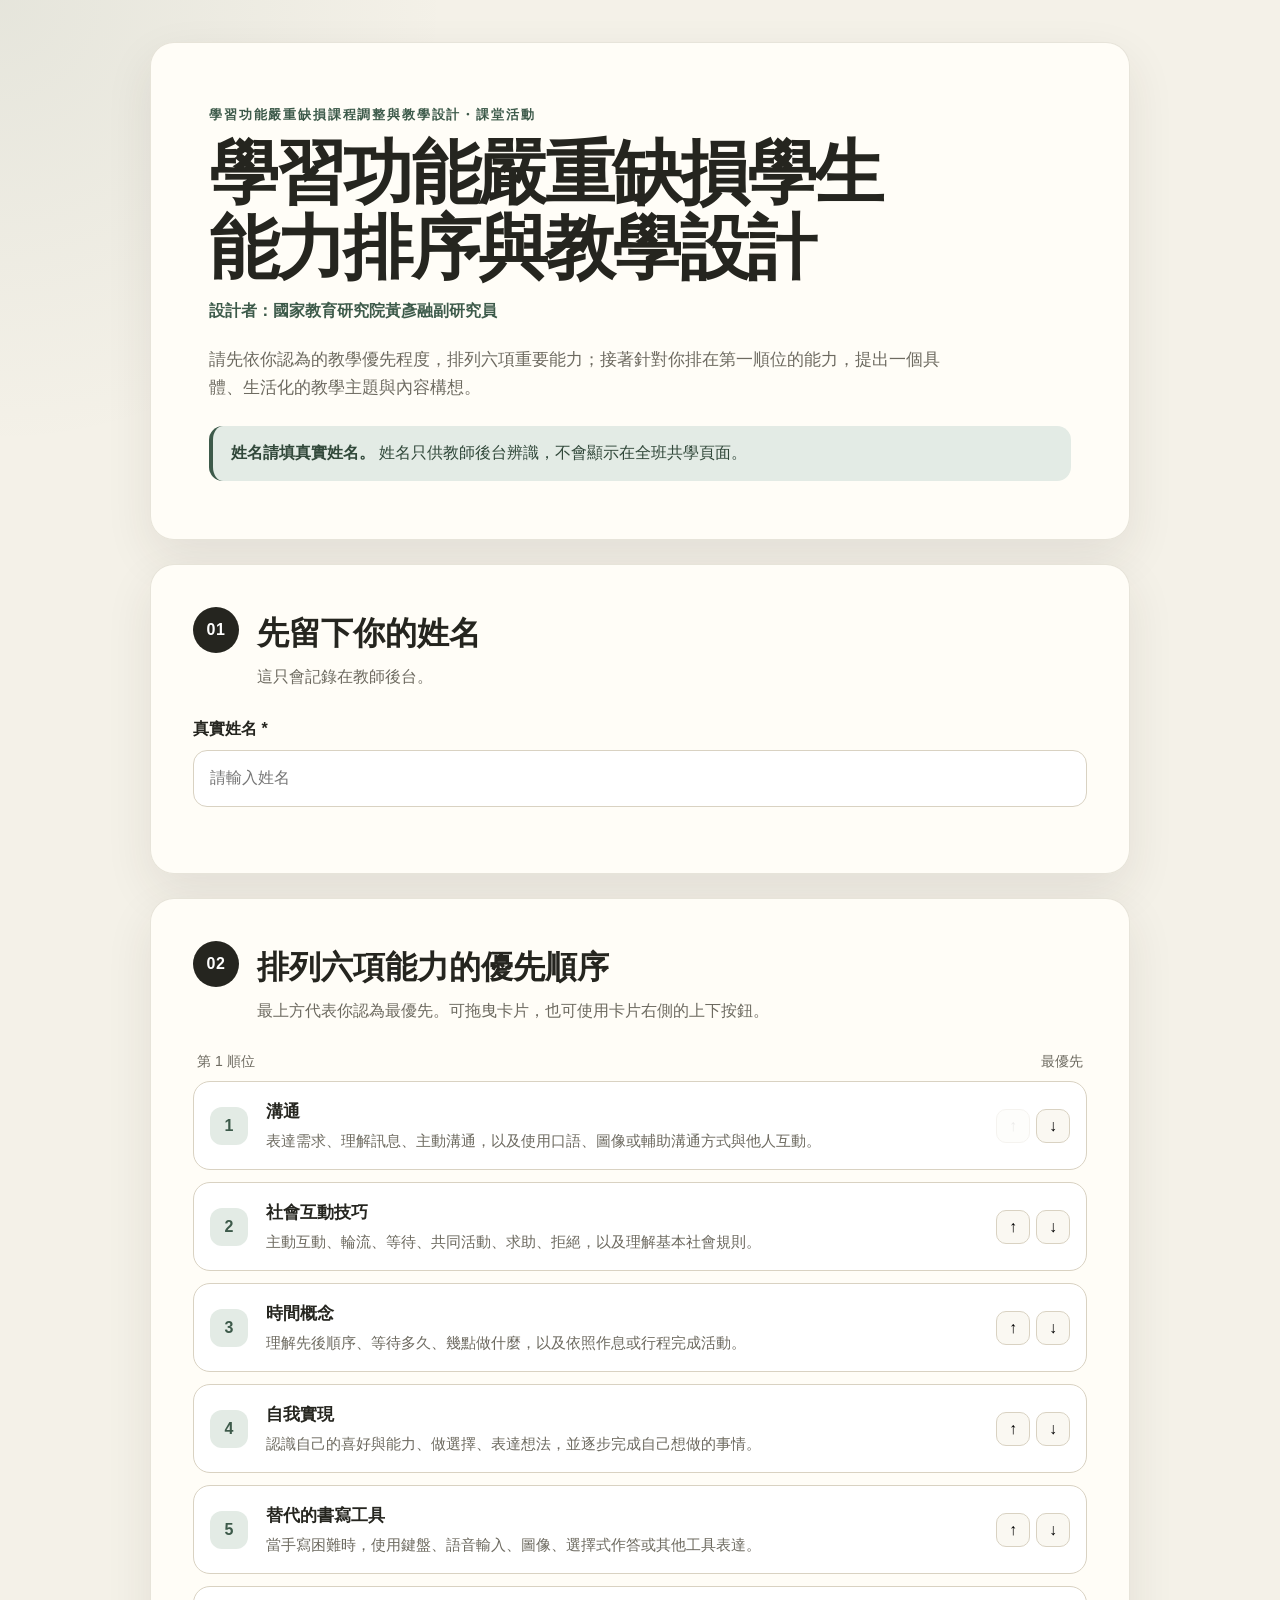
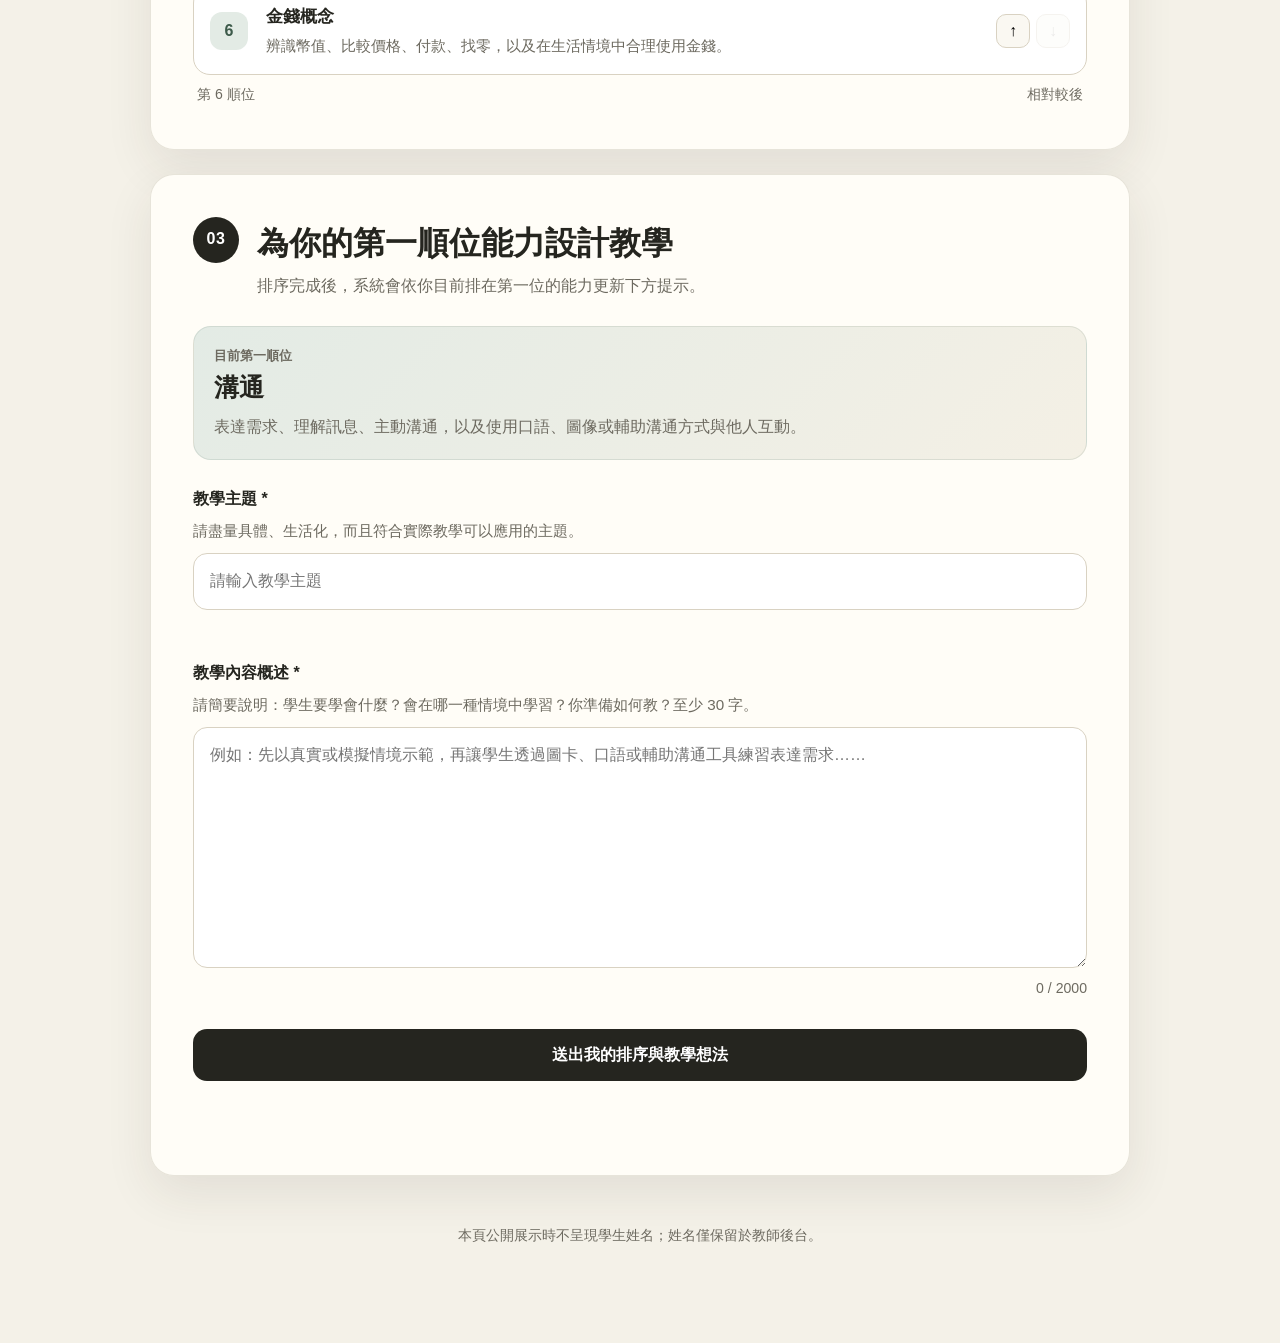
<file: index.html>
<!doctype html>
<html lang="zh-Hant">
<head>
  <meta charset="utf-8" />
  <meta name="viewport" content="width=device-width, initial-scale=1" />
  <meta name="theme-color" content="#f4f1e8" />
  <title>functional-skills-design｜學習功能嚴重缺損學生能力排序與教學設計</title>
  <link rel="stylesheet" href="styles.css?v=20261004-2" />
</head>
<body>
  <main class="page-shell">
    <section class="hero card">
      <div class="eyebrow">學習功能嚴重缺損課程調整與教學設計・課堂活動</div>
      <h1>學習功能嚴重缺損學生<br />能力排序與教學設計</h1>
      <p class="designer-credit">設計者：國家教育研究院黃彥融副研究員</p>
      <p class="lead">
        請先依你認為的教學優先程度，排列六項重要能力；接著針對你排在第一順位的能力，提出一個具體、生活化的教學主題與內容構想。
      </p>
      <div class="privacy-note" role="note">
        <strong>姓名請填真實姓名。</strong> 姓名只供教師後台辨識，不會顯示在全班共學頁面。
      </div>
    </section>

    <form id="learningForm" novalidate>
      <section class="card section-block">
        <div class="section-heading">
          <span class="step">01</span>
          <div>
            <h2>先留下你的姓名</h2>
            <p>這只會記錄在教師後台。</p>
          </div>
        </div>

        <label class="field-label" for="studentName">真實姓名 <span aria-hidden="true">*</span></label>
        <input id="studentName" name="studentName" type="text" maxlength="50" autocomplete="name" placeholder="請輸入姓名" required />
        <p class="field-error" id="nameError" aria-live="polite"></p>
      </section>

      <section class="card section-block">
        <div class="section-heading">
          <span class="step">02</span>
          <div>
            <h2>排列六項能力的優先順序</h2>
            <p>最上方代表你認為最優先。可拖曳卡片，也可使用卡片右側的上下按鈕。</p>
          </div>
        </div>

        <div class="ranking-help">
          <span>第 1 順位</span>
          <span>最優先</span>
        </div>

        <ol id="rankingList" class="ranking-list" aria-label="六項能力排序"></ol>

        <div class="ranking-help bottom-help">
          <span>第 6 順位</span>
          <span>相對較後</span>
        </div>
      </section>

      <section class="card section-block design-panel" id="designPanel">
        <div class="section-heading">
          <span class="step">03</span>
          <div>
            <h2>為你的第一順位能力設計教學</h2>
            <p>排序完成後，系統會依你目前排在第一位的能力更新下方提示。</p>
          </div>
        </div>

        <div class="top-choice-banner">
          <span class="small-label">目前第一順位</span>
          <strong id="topAbilityText">溝通</strong>
          <p id="topAbilityHint"></p>
        </div>

        <div class="field-group">
          <label class="field-label" for="teachingTopic">教學主題 <span aria-hidden="true">*</span></label>
          <p class="field-hint">請盡量具體、生活化，而且符合實際教學可以應用的主題。</p>
          <input id="teachingTopic" name="teachingTopic" type="text" maxlength="150" placeholder="請輸入教學主題" required />
          <p class="field-error" id="topicError" aria-live="polite"></p>
        </div>

        <div class="field-group">
          <label class="field-label" for="teachingOverview">教學內容概述 <span aria-hidden="true">*</span></label>
          <p class="field-hint">
            請簡要說明：學生要學會什麼？會在哪一種情境中學習？你準備如何教？至少 30 字。
          </p>
          <textarea id="teachingOverview" name="teachingOverview" rows="8" maxlength="2000" placeholder="例如：先以真實或模擬情境示範，再讓學生透過圖卡、口語或輔助溝通工具練習表達需求……" required></textarea>
          <div class="textarea-meta">
            <p class="field-error" id="overviewError" aria-live="polite"></p>
            <span id="overviewCount">0 / 2000</span>
          </div>
        </div>

        <button id="submitBtn" class="primary-btn" type="submit">送出我的排序與教學想法</button>
        <p class="submit-status" id="submitStatus" aria-live="polite"></p>
      </section>
    </form>

    <section class="card success-card hidden" id="successPanel" aria-live="polite">
      <div class="success-icon">✓</div>
      <h2>你的想法已送出</h2>
      <p>你將 <strong id="submittedTopAbility"></strong> 列為第一順位。現在可以看看全班如何排序，以及同學們提出了哪些匿名教學設計。</p>
      <a class="primary-btn link-btn" href="gallery.html">查看全班教學想法</a>
    </section>

    <footer>
      <p>本頁公開展示時不呈現學生姓名；姓名僅保留於教師後台。</p>
    </footer>
  </main>

  <script src="app.js?v=20261004-2"></script>
</body>
</html>
</file>
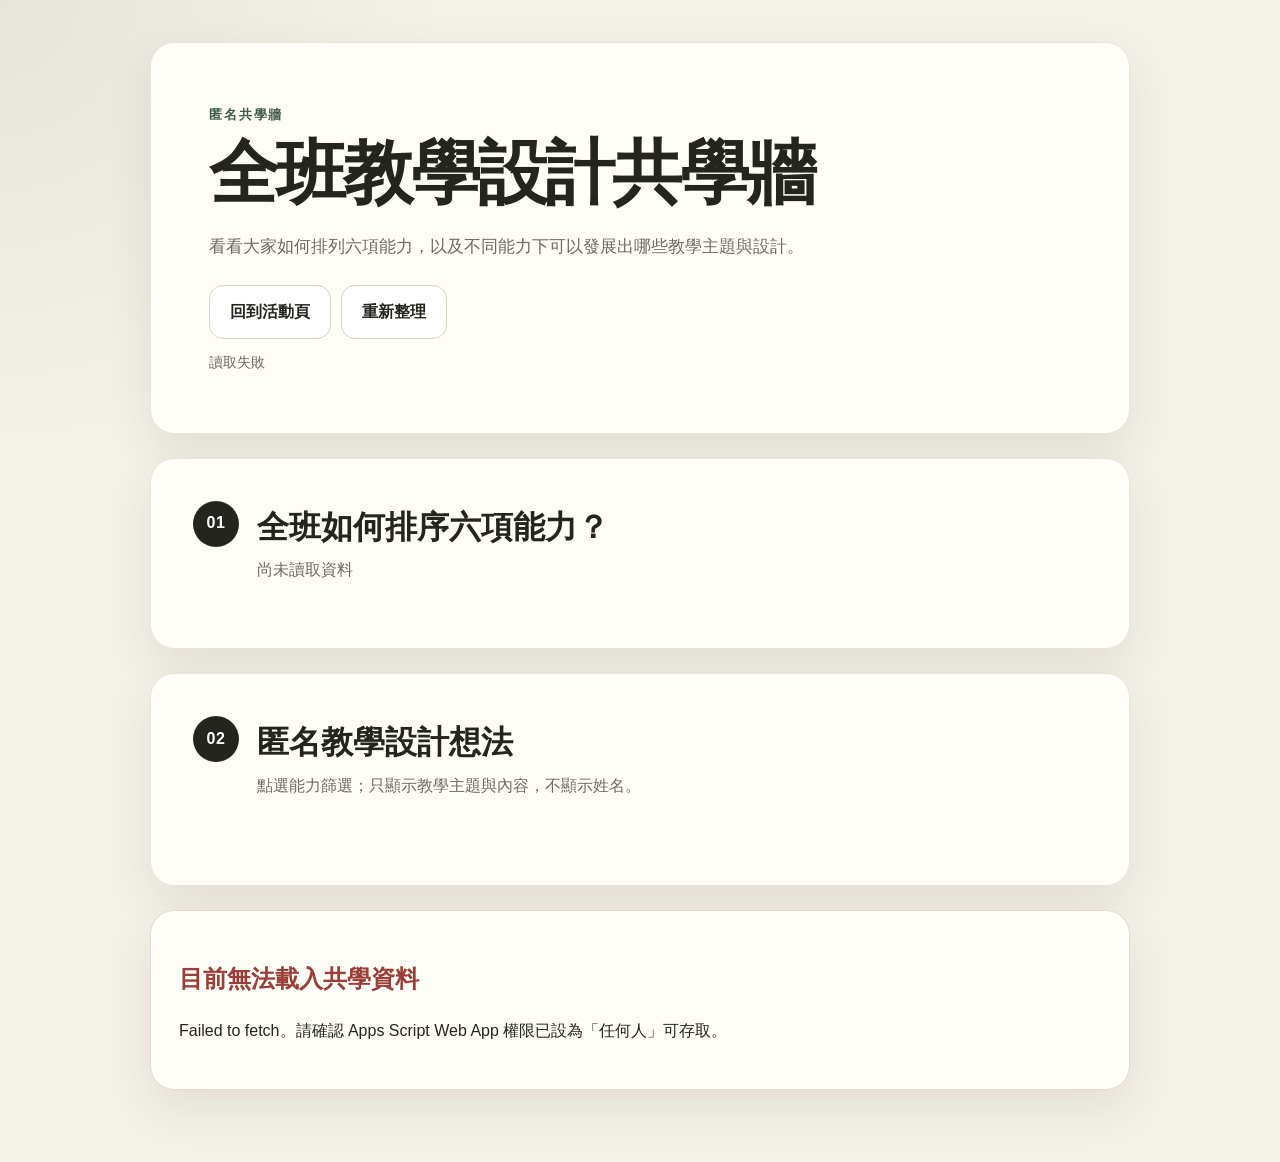
<file: gallery.html>
<!doctype html>
<html lang="zh-Hant">
<head>
  <meta charset="utf-8" />
  <meta name="viewport" content="width=device-width, initial-scale=1" />
  <meta name="theme-color" content="#f4f1e8" />
  <title>全班教學設計共學牆</title>
  <link rel="stylesheet" href="styles.css?v=20261004-1" />
</head>
<body>
  <main class="page-shell gallery-shell">
    <section class="hero card gallery-hero">
      <div class="eyebrow">匿名共學牆</div>
      <h1>全班教學設計共學牆</h1>
      <p class="lead">看看大家如何排列六項能力，以及不同能力下可以發展出哪些教學主題與設計。</p>
      <div class="gallery-actions">
        <a class="secondary-btn link-btn" href="index.html">回到活動頁</a>
        <button class="secondary-btn" id="refreshBtn" type="button">重新整理</button>
      </div>
      <p class="refresh-note" id="lastUpdated">正在讀取最新資料……</p>
    </section>

    <section class="card section-block">
      <div class="section-heading compact">
        <span class="step">01</span>
        <div>
          <h2>全班如何排序六項能力？</h2>
          <p id="submissionCount">尚未讀取資料</p>
        </div>
      </div>
      <div id="summaryGrid" class="summary-grid" aria-live="polite"></div>
    </section>

    <section class="card section-block">
      <div class="section-heading compact">
        <span class="step">02</span>
        <div>
          <h2>匿名教學設計想法</h2>
          <p>點選能力篩選；只顯示教學主題與內容，不顯示姓名。</p>
        </div>
      </div>

      <div id="filterBar" class="filter-bar" role="group" aria-label="依能力篩選"></div>
      <div id="ideasContainer" class="ideas-container" aria-live="polite"></div>
    </section>

    <section class="card error-card hidden" id="galleryError">
      <h2>目前無法載入共學資料</h2>
      <p id="galleryErrorText"></p>
    </section>
  </main>

  <script src="gallery.js?v=20261004-1"></script>
</body>
</html>
</file>
<file: styles.css>
:root {
  --bg: #f4f1e8;
  --paper: #fffdf8;
  --ink: #25251f;
  --muted: #6d6a60;
  --line: #d9d2c2;
  --accent: #3d5a4a;
  --accent-soft: #e3ebe5;
  --accent-2: #806f4f;
  --danger: #9a3f37;
  --shadow: 0 18px 48px rgba(53, 48, 36, 0.09);
  --radius: 24px;
}

* { box-sizing: border-box; }
html { scroll-behavior: smooth; }
body {
  margin: 0;
  background:
    radial-gradient(circle at top left, rgba(61, 90, 74, .08), transparent 28rem),
    var(--bg);
  color: var(--ink);
  font-family: -apple-system, BlinkMacSystemFont, "Segoe UI", "Noto Sans TC", sans-serif;
  line-height: 1.65;
}
button, input, textarea { font: inherit; }
button, a { -webkit-tap-highlight-color: transparent; }

.page-shell {
  width: min(980px, calc(100% - 32px));
  margin: 42px auto 72px;
}
.card {
  background: rgba(255, 253, 248, .96);
  border: 1px solid rgba(137, 124, 94, .2);
  border-radius: var(--radius);
  box-shadow: var(--shadow);
}
.hero { padding: clamp(28px, 6vw, 58px); margin-bottom: 24px; }
.eyebrow {
  display: inline-block;
  margin-bottom: 10px;
  color: var(--accent);
  font-size: .82rem;
  font-weight: 800;
  letter-spacing: .14em;
  text-transform: uppercase;
}
h1 { margin: 0; font-size: clamp(2rem, 6vw, 4.35rem); line-height: 1.08; letter-spacing: -.04em; }
.designer-credit { margin: 12px 0 0; color: var(--accent); font-weight: 750; font-size: .98rem; }
.lead { max-width: 760px; margin: 22px 0 0; color: var(--muted); font-size: 1.07rem; }
.privacy-note {
  margin-top: 24px;
  padding: 14px 18px;
  background: var(--accent-soft);
  border-left: 4px solid var(--accent);
  border-radius: 14px;
  color: #31483a;
}
.section-block { padding: clamp(24px, 4.5vw, 42px); margin-bottom: 24px; }
.section-heading { display: flex; gap: 18px; align-items: flex-start; margin-bottom: 26px; }
.section-heading.compact { margin-bottom: 22px; }
.section-heading h2 { margin: 0; font-size: clamp(1.35rem, 3vw, 2rem); }
.section-heading p { margin: 4px 0 0; color: var(--muted); }
.step {
  flex: 0 0 auto;
  display: grid;
  place-items: center;
  width: 46px;
  height: 46px;
  border-radius: 50%;
  background: var(--ink);
  color: white;
  font-weight: 800;
  letter-spacing: .03em;
}
.field-label { display: block; margin-bottom: 8px; font-weight: 800; }
.field-hint { margin: -2px 0 10px; color: var(--muted); font-size: .95rem; }
input, textarea {
  width: 100%;
  border: 1.5px solid var(--line);
  border-radius: 14px;
  background: white;
  color: var(--ink);
  padding: 14px 16px;
  outline: none;
  transition: .2s ease;
}
input:focus, textarea:focus { border-color: var(--accent); box-shadow: 0 0 0 4px rgba(61,90,74,.12); }
textarea { resize: vertical; min-height: 170px; }
.field-group { margin-top: 26px; }
.field-error { min-height: 1.2em; margin: 7px 0 0; color: var(--danger); font-size: .9rem; }
.textarea-meta { display: flex; justify-content: space-between; gap: 12px; color: var(--muted); font-size: .88rem; }
.ranking-help { display: flex; justify-content: space-between; color: var(--muted); font-size: .88rem; margin: 0 4px 8px; }
.bottom-help { margin-top: 8px; margin-bottom: 0; }
.ranking-list { list-style: none; margin: 0; padding: 0; display: grid; gap: 12px; }
.ability-card {
  display: grid;
  grid-template-columns: 42px 1fr auto;
  gap: 14px;
  align-items: center;
  padding: 16px;
  border: 1.5px solid var(--line);
  border-radius: 17px;
  background: #fff;
  cursor: grab;
  transition: transform .16s ease, border-color .16s ease, box-shadow .16s ease;
}
.ability-card:hover { border-color: #b8ad95; box-shadow: 0 7px 22px rgba(53,48,36,.07); }
.ability-card.dragging { opacity: .45; transform: scale(.99); }
.rank-badge {
  width: 38px; height: 38px; display: grid; place-items: center;
  border-radius: 12px; background: var(--accent-soft); color: var(--accent); font-weight: 900;
}
.ability-name { font-size: 1.06rem; font-weight: 850; }
.ability-desc { margin-top: 3px; color: var(--muted); font-size: .91rem; }
.move-controls { display: flex; gap: 6px; }
.move-btn {
  width: 34px; height: 34px; border: 1px solid var(--line); border-radius: 10px; background: #faf8f2; cursor: pointer;
}
.move-btn:disabled { opacity: .25; cursor: default; }
.top-choice-banner {
  padding: 18px 20px;
  background: linear-gradient(135deg, var(--accent-soft), #f4f0e5);
  border-radius: 18px;
  border: 1px solid rgba(61,90,74,.12);
}
.small-label { display: block; color: var(--muted); font-size: .82rem; font-weight: 700; }
.top-choice-banner strong { display: block; margin-top: 2px; font-size: 1.55rem; }
.top-choice-banner p { margin: 5px 0 0; color: var(--muted); }
.primary-btn, .secondary-btn {
  display: inline-flex; align-items: center; justify-content: center; gap: 8px;
  border-radius: 14px; padding: 13px 20px; font-weight: 850; cursor: pointer; text-decoration: none;
}
.primary-btn { width: 100%; margin-top: 28px; border: 0; background: var(--ink); color: white; }
.primary-btn:hover { background: #11110f; }
.primary-btn:disabled { opacity: .55; cursor: wait; }
.secondary-btn { border: 1px solid var(--line); background: #fff; color: var(--ink); }
.link-btn { text-decoration: none; }
.submit-status { min-height: 1.2em; text-align: center; color: var(--muted); }
.success-card { padding: 42px; text-align: center; }
.success-card .primary-btn { width: auto; }
.success-icon { margin: 0 auto 12px; width: 56px; height: 56px; display: grid; place-items: center; border-radius: 50%; background: var(--accent-soft); color: var(--accent); font-size: 1.65rem; font-weight: 900; }
.hidden { display: none !important; }
footer { text-align: center; color: var(--muted); font-size: .88rem; padding: 10px 12px; }
.gallery-actions { display: flex; flex-wrap: wrap; gap: 10px; margin-top: 24px; }
.refresh-note { color: var(--muted); font-size: .88rem; margin: 12px 0 0; }
.summary-grid { display: grid; grid-template-columns: repeat(2, minmax(0,1fr)); gap: 14px; }
.summary-card { padding: 18px; border: 1px solid var(--line); border-radius: 17px; background: #fff; }
.summary-card .summary-rank { font-size: 1.8rem; font-weight: 900; line-height: 1; color: var(--accent); }
.summary-card h3 { margin: 8px 0 4px; }
.summary-card p { margin: 2px 0; color: var(--muted); font-size: .91rem; }
.filter-bar { display: flex; gap: 8px; flex-wrap: wrap; margin-bottom: 22px; }
.filter-btn { border: 1px solid var(--line); background: white; padding: 9px 13px; border-radius: 999px; cursor: pointer; font-weight: 750; }
.filter-btn.active { background: var(--ink); color: #fff; border-color: var(--ink); }
.ideas-container { display: grid; gap: 16px; }
.ability-section { display: grid; gap: 12px; }
.ability-section-title { margin: 10px 0 0; padding-bottom: 8px; border-bottom: 1px solid var(--line); font-size: 1.25rem; }
.idea-card { padding: 18px 20px; border: 1px solid var(--line); border-radius: 16px; background: #fff; }
.idea-card h3 { margin: 0 0 8px; font-size: 1.08rem; }
.idea-card p { margin: 0; color: #545149; white-space: pre-wrap; }
.empty-state { padding: 28px; text-align: center; color: var(--muted); border: 1px dashed var(--line); border-radius: 16px; }
.error-card { padding: 28px; border-color: rgba(154,63,55,.2); }
.error-card h2 { color: var(--danger); }

@media (max-width: 680px) {
  .page-shell { width: min(100% - 20px, 980px); margin-top: 12px; }
  .hero, .section-block { border-radius: 18px; }
  .hero { padding: 28px 22px; }
  .section-block { padding: 24px 18px; }
  h1 { font-size: clamp(2rem, 11vw, 3rem); }
  .section-heading { gap: 12px; }
  .step { width: 40px; height: 40px; }
  .ability-card { grid-template-columns: 38px 1fr; }
  .move-controls { grid-column: 2; }
  .summary-grid { grid-template-columns: 1fr; }
  .success-card { padding: 30px 20px; }
}
</file>
